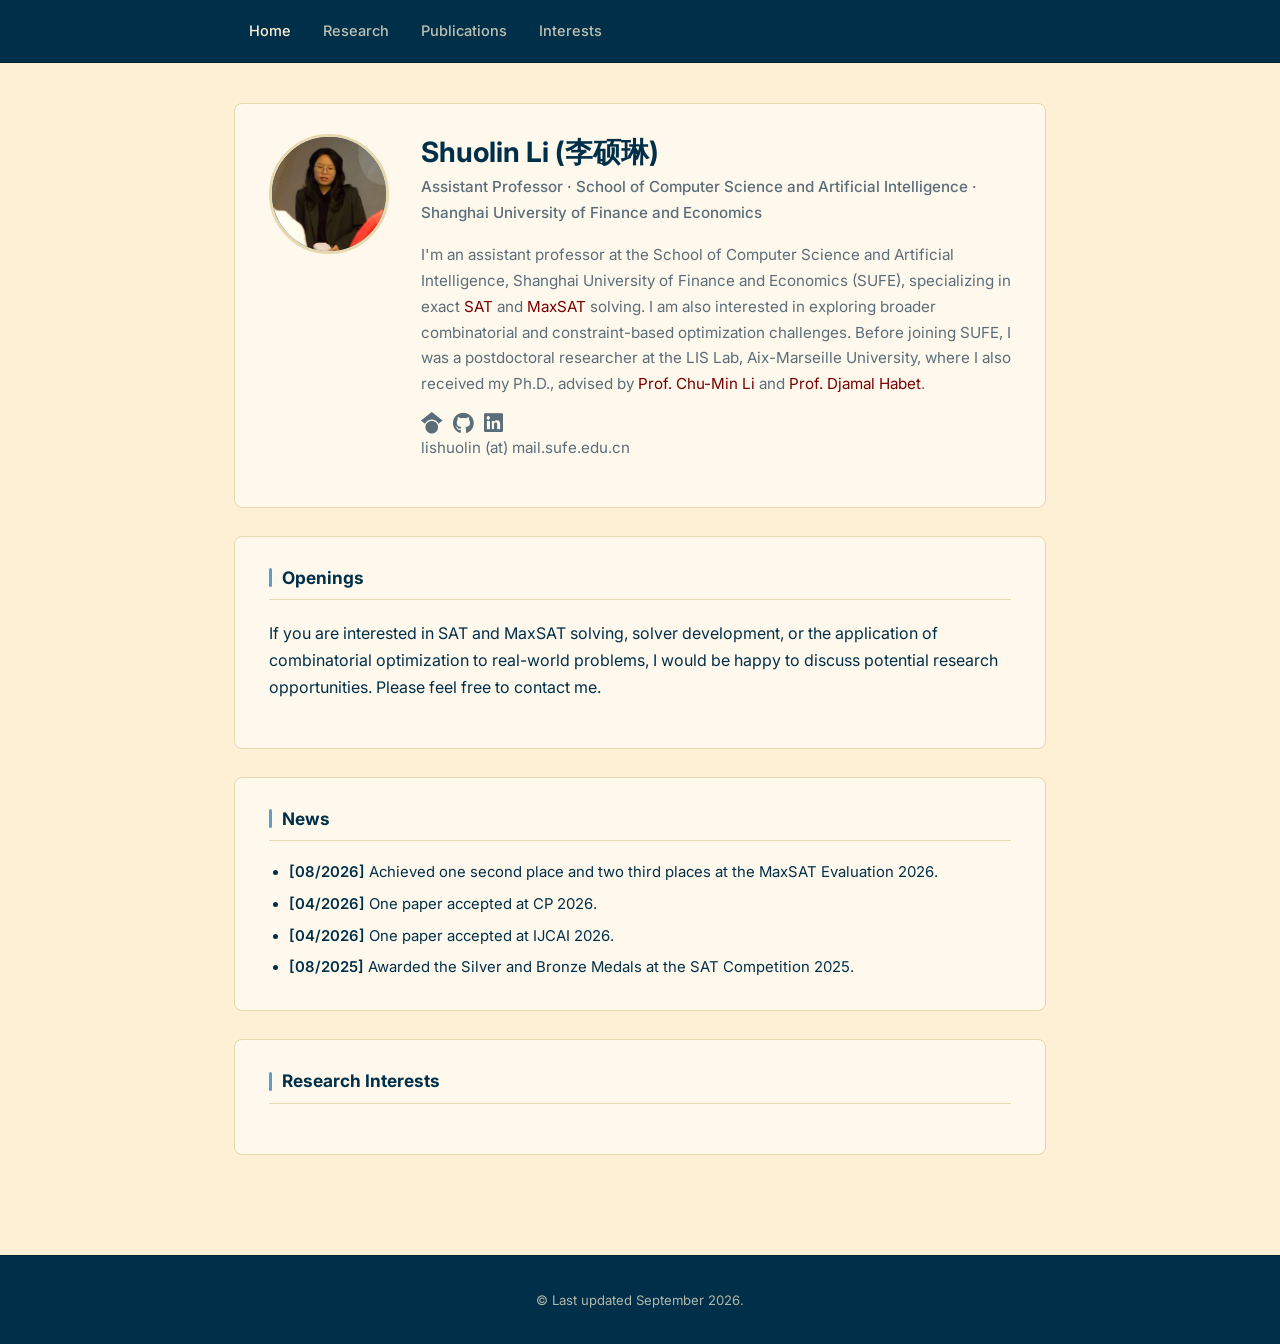
<file: index.html>
<!DOCTYPE html>
<html lang="en">
<head>
    <meta charset="UTF-8">
    <meta name="viewport" content="width=device-width, initial-scale=1.0">
    <meta name="google-site-verification" content="IWCgcKsCMDEChYX2mA-WB8s5_t5cEt7JURULzrX_X9c" />
    <title>Shuolin Li (李硕琳)</title>
    <link rel="stylesheet" href="styles/main.css">
    <link rel="stylesheet" href="https://cdnjs.cloudflare.com/ajax/libs/font-awesome/6.5.0/css/all.min.css">
</head>
<body>
    <header>
        <nav>
            <ul>
                <li><a href="index.html" class="active">Home</a></li>
                <li><a href="pages/research.html">Research</a></li>
                <li><a href="pages/publications.html">Publications</a></li>
                <li><a href="pages/interests.html">Interests</a></li>
            </ul>
        </nav>
    </header>

    <main>
        <!-- About Me -->
        <section id="about-me">
            <div class="about-avatar"><img src="images/avatar.jpg" alt="Shuolin Li"></div>
            <div class="about-content">
                <h1>Shuolin Li (李硕琳)</h1>
                <p class="about-subtitle">Assistant Professor · School of Computer Science and Artificial Intelligence · Shanghai University of Finance and Economics</p>
                <p>I'm an assistant professor at the School of Computer Science and Artificial Intelligence, Shanghai University of Finance and Economics (SUFE), specializing in exact <a href="https://en.wikipedia.org/wiki/Boolean_satisfiability_problem" target="_blank" class="name-link">SAT</a> and <a href="https://en.wikipedia.org/wiki/Maximum_satisfiability_problem" target="_blank" class="name-link">MaxSAT</a> solving. I am also interested in exploring broader combinatorial and constraint-based optimization challenges. Before joining SUFE, I was a postdoctoral researcher at the LIS Lab, Aix-Marseille University, where I also received my Ph.D., advised by <a href="https://home.mis.u-picardie.fr/~cli/" target="_blank" class="name-link">Prof. Chu-Min Li</a> and <a href="https://www.lis-lab.fr/coala/#7" target="_blank" class="name-link">Prof. Djamal Habet</a>.</p>
                <div class="about-links">
                    <a href="https://scholar.google.com/citations?user=D-h3jEoAAAAJ&hl=en&oi=ao" target="_blank" aria-label="Google Scholar"><i class="fa-brands fa-google-scholar"></i></a>
                    <a href="https://github.com/LiShuolin" target="_blank" aria-label="GitHub"><i class="fa-brands fa-github"></i></a>
                    <a href="https://www.linkedin.com/in/shuolinli/" target="_blank" aria-label="LinkedIn"><i class="fa-brands fa-linkedin"></i></a>
                </div>
                <p> lishuolin (at) mail.sufe.edu.cn</p>
            </div>
        </section>


        <!-- Openings -->
        <section id="openings">
            <h2 class="section-heading">Openings</h2>
            <p>If you are interested in SAT and MaxSAT solving, solver development, or the application of combinatorial optimization to real-world problems, I would be happy to discuss potential research opportunities. Please feel free to contact me.</p>
        </section>

        <!-- News -->
        <section id="news">
            <h2 class="section-heading">News</h2>
            <ul class="news-list">
                <li class="news-item"><span class="news-date">[08/2026]</span> Achieved one second place and two third places at the MaxSAT Evaluation 2026.</li>
                <li class="news-item"><span class="news-date">[04/2026]</span> One paper accepted at CP 2026.</li>
                <li class="news-item"><span class="news-date">[04/2026]</span> One paper accepted at IJCAI 2026.</li>
                <li class="news-item"><span class="news-date">[08/2025]</span> Awarded the Silver and Bronze Medals at the SAT Competition 2025.</li>
            </ul>
        </section>

        <!-- Research Interests -->
        <section id="research-interests">
            <h2 class="section-heading">Research Interests</h2>
        </section>
    </main>

    <footer>
        <p>&copy; Last updated September 2026.</p>
    </footer>

    <script src="scripts/main.js"></script>
</body>
</html>
</file>
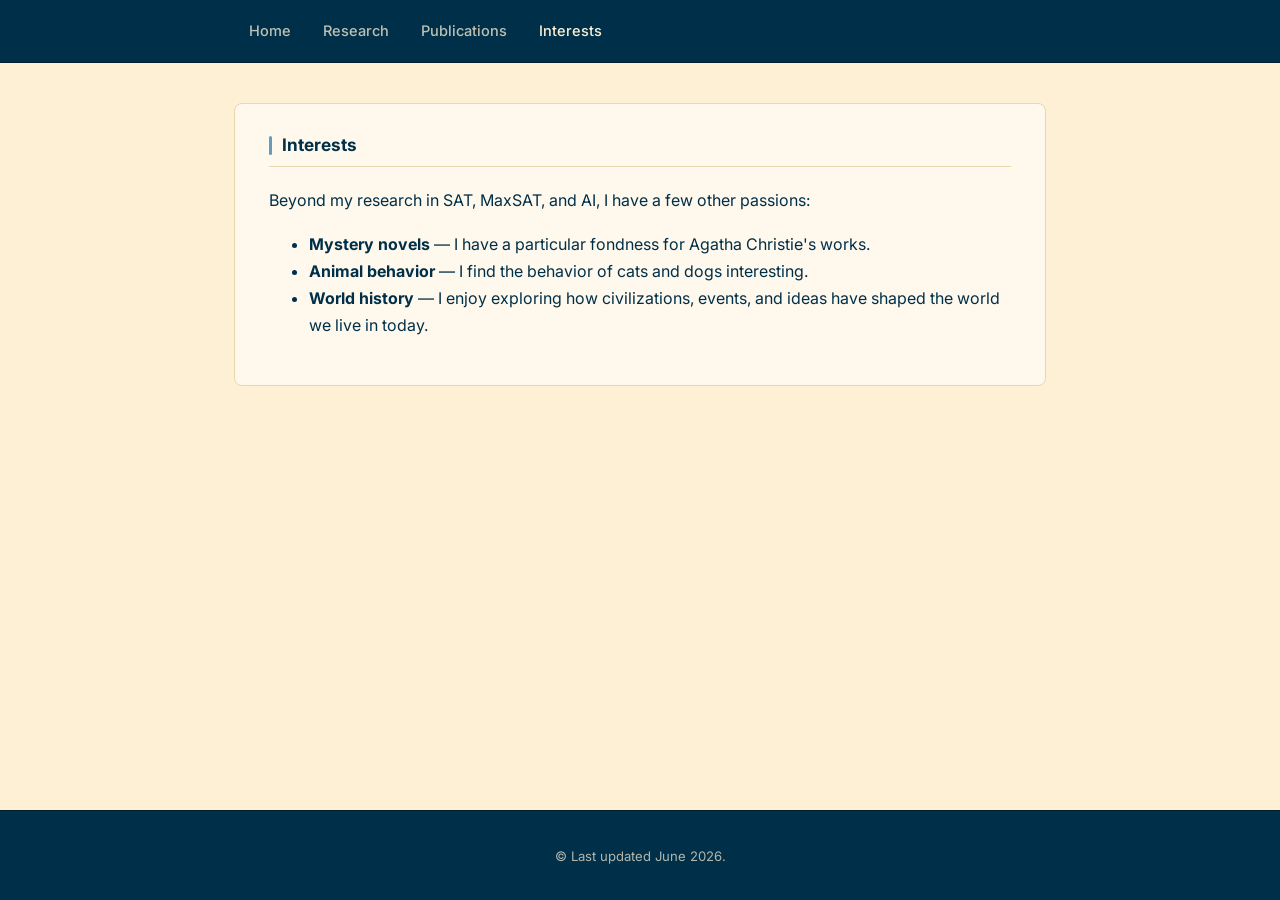
<file: pages/interests.html>
<!DOCTYPE html>
<html lang="en">
<head>
    <meta charset="UTF-8">
    <meta name="viewport" content="width=device-width, initial-scale=1.0">
    <title>Interests — Shuolin Li</title>
    <link rel="stylesheet" href="../styles/main.css">
    <link rel="stylesheet" href="https://cdnjs.cloudflare.com/ajax/libs/font-awesome/6.5.0/css/all.min.css">
</head>
<body>
    <header>
        <nav>
            <ul>
                <li><a href="../index.html">Home</a></li>
                <li><a href="research.html">Research</a></li>
                <li><a href="publications.html">Publications</a></li>
                <li><a href="interests.html" class="active">Interests</a></li>
            </ul>
        </nav>
    </header>

    <main>
        <section>
            <h2 class="section-heading">Interests</h2>
            <p>Beyond my research in SAT, MaxSAT, and AI, I have a few other passions:</p>
            <ul>
                <li><strong>Mystery novels</strong> — I have a particular fondness for Agatha Christie's works.</li>
                <li><strong>Animal behavior</strong> — I find the behavior of cats and dogs interesting.</li>
                <li><strong>World history</strong> — I enjoy exploring how civilizations, events, and ideas have shaped the world we live in today.</li>
            </ul>
        </section>
    </main>

    <footer>
        <p>&copy; Last updated June 2026.</p>
    </footer>

    <script src="../scripts/main.js"></script>
</body>
</html>
</file>
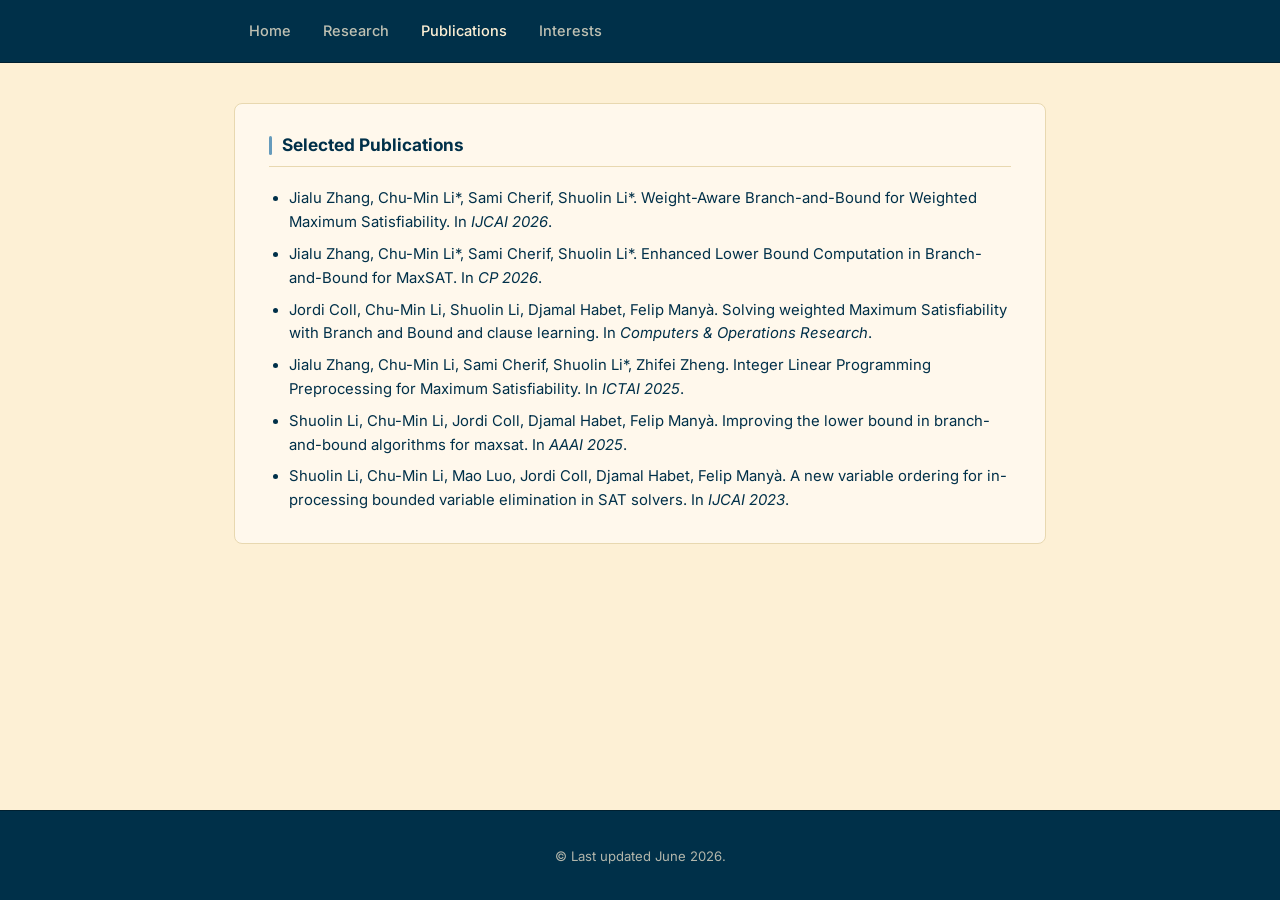
<file: pages/publications.html>
<!DOCTYPE html>
<html lang="en">
<head>
    <meta charset="UTF-8">
    <meta name="viewport" content="width=device-width, initial-scale=1.0">
    <title>Selected Publications</title>
    <link rel="stylesheet" href="../styles/main.css">
</head>
<body>
    <header>
        <nav>
            <ul>
                <li><a href="../index.html">Home</a></li>
                <li><a href="research.html">Research</a></li>
                <li><a href="publications.html" class="active">Publications</a></li>
                <li><a href="interests.html">Interests</a></li>
            </ul>
        </nav>
    </header>

    <main>
        <section>
            <h2 class="section-heading">Selected Publications</h2>
            <ul id="all-papers" class="pub-list">
                <li class="pub-item">Jialu Zhang, Chu-Min Li*, Sami Cherif, Shuolin Li*. Weight-Aware Branch-and-Bound for Weighted Maximum Satisfiability. In <em>IJCAI 2026</em>.</li>
                <li class="pub-item">Jialu Zhang, Chu-Min Li*, Sami Cherif, Shuolin Li*. Enhanced Lower Bound Computation in Branch-and-Bound for MaxSAT. In <em>CP 2026</em>.</li>
                <li class="pub-item">Jordi Coll, Chu-Min Li, Shuolin Li, Djamal Habet, Felip Manyà. Solving weighted Maximum Satisfiability with Branch and Bound and clause learning. In <em>Computers & Operations Research</em>.</li>
                <li class="pub-item">Jialu Zhang, Chu-Min Li, Sami Cherif, Shuolin Li*, Zhifei Zheng. Integer Linear Programming Preprocessing for Maximum Satisfiability. In <em>ICTAI 2025</em>.</li>
                <li class="pub-item">Shuolin Li, Chu-Min Li, Jordi Coll, Djamal Habet, Felip Manyà. Improving the lower bound in branch-and-bound algorithms for maxsat. In <em>AAAI 2025</em>.</li>
                <li class="pub-item">Shuolin Li, Chu-Min Li, Mao Luo, Jordi Coll, Djamal Habet, Felip Manyà. A new variable ordering for in-processing bounded variable elimination in SAT solvers. In <em>IJCAI 2023</em>.</li>
            </ul>
        </section>
    </main>

    <footer>
        <p>&copy; Last updated June 2026.</p>
    </footer>

    <script src="../scripts/main.js"></script>
</body>
</html>
</file>
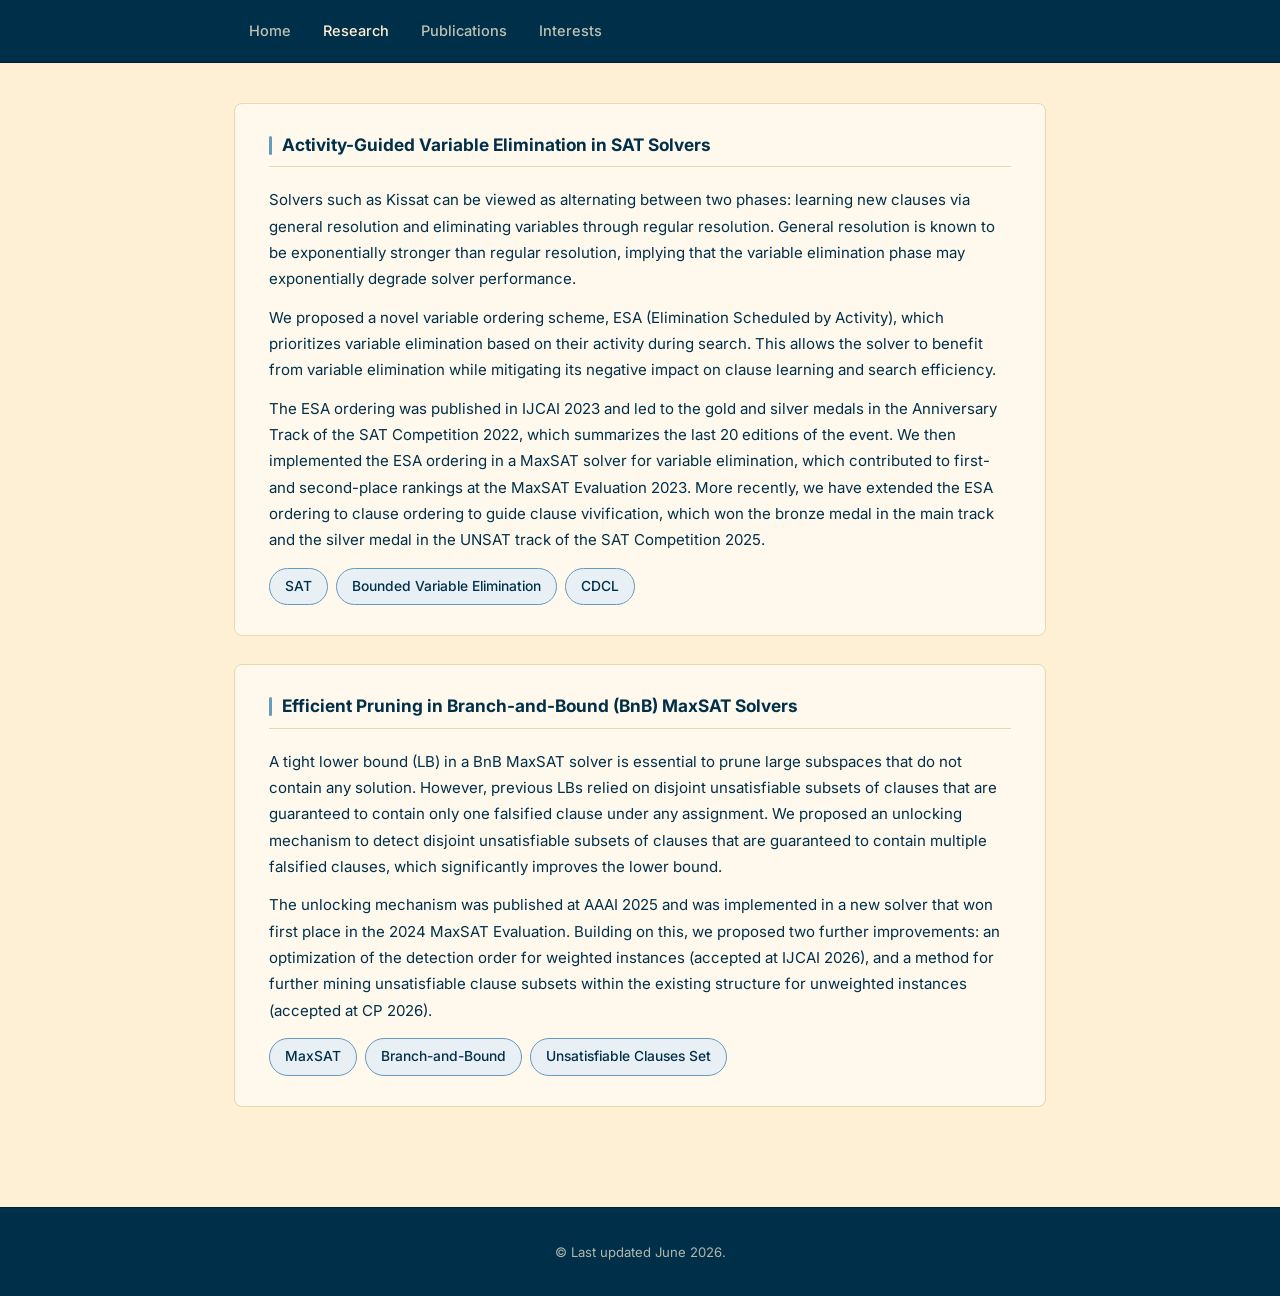
<file: pages/research.html>
<!DOCTYPE html>
<html lang="en">
<head>
    <meta charset="UTF-8">
    <meta name="viewport" content="width=device-width, initial-scale=1.0">
    <title>Research — Shuolin Li</title>
    <link rel="stylesheet" href="../styles/main.css">
    <link rel="stylesheet" href="https://cdnjs.cloudflare.com/ajax/libs/font-awesome/6.5.0/css/all.min.css">
</head>
<body>
    <header>
        <nav>
            <ul>
                <li><a href="../index.html">Home</a></li>
                <li><a href="research.html" class="active">Research</a></li>
                <li><a href="publications.html">Publications</a></li>
                <li><a href="interests.html">Interests</a></li>
            </ul>
        </nav>
    </header>

    <main>

        <!-- Research Topic 1 -->
        <section class="research-item">
            <h2 class="section-heading">Activity-Guided Variable Elimination in SAT Solvers</h2>
            <p>
                Solvers such as Kissat can be viewed as alternating between two phases: learning new clauses via general resolution and eliminating variables through regular resolution. General resolution is known to be exponentially stronger than regular resolution, implying that the variable elimination phase may exponentially degrade solver performance.
            </p>
            <p>
                We proposed a novel variable ordering scheme, ESA (Elimination Scheduled by Activity), which prioritizes variable elimination based on their activity during search. This allows the solver to benefit from variable elimination while mitigating its negative impact on clause learning and search efficiency.
            </p>
            <p>
                The ESA ordering was published in IJCAI 2023 and led to the gold and silver medals in the Anniversary Track of the SAT Competition 2022, which summarizes the last 20 editions of the event. We then implemented the ESA ordering in a MaxSAT solver for variable elimination, which contributed to first- and second-place rankings at the MaxSAT Evaluation 2023. More recently, we have extended the ESA ordering to clause ordering to guide clause vivification, which won the bronze medal in the main track and the silver medal in the UNSAT track of the SAT Competition 2025.
            </p>
            <div class="research-tags">
                <span class="interest-tag">SAT</span>
                <span class="interest-tag">Bounded Variable Elimination</span>
                <span class="interest-tag">CDCL</span>
            </div>
        </section>

        <!-- Research Topic 2 -->
        <section class="research-item">
            <h2 class="section-heading">Efficient Pruning in Branch-and-Bound (BnB) MaxSAT Solvers</h2>
            <p>
                A tight lower bound (LB) in a BnB MaxSAT solver is essential to prune large subspaces that do not contain any solution. However, previous LBs relied on disjoint unsatisfiable subsets of clauses that are guaranteed to contain only one falsified clause under any assignment. We proposed an unlocking mechanism to detect disjoint unsatisfiable subsets of clauses that are guaranteed to contain multiple falsified clauses, which significantly improves the lower bound.
            </p>
            <p>
                The unlocking mechanism was published at AAAI 2025 and was implemented in a new solver that won first place in the 2024 MaxSAT Evaluation. Building on this, we proposed two further improvements: an optimization of the detection order for weighted instances (accepted at IJCAI 2026), and a method for further mining unsatisfiable clause subsets within the existing structure for unweighted instances (accepted at CP 2026).
            </p>
            <div class="research-tags">
                <span class="interest-tag">MaxSAT</span>
                <span class="interest-tag">Branch-and-Bound</span>
                <span class="interest-tag">Unsatisfiable Clauses Set</span>
            </div>
        </section>

    </main>

    <footer>
        <p>&copy; Last updated June 2026.</p>
    </footer>

    <script src="../scripts/main.js"></script>
</body>
</html>
</file>
<file: styles/main.css>
/* ============================================================
   Import Fonts
   ============================================================ */
@import url('https://fonts.googleapis.com/css2?family=Inter:wght@300;400;500;600;700&family=Merriweather:ital,wght@0,400;0,700;1,400&display=swap');

/* ============================================================
   CSS Variables
   ============================================================ */
:root {
    --primary:       #003049;   /* dark navy — main text, headings, nav brand */
    --primary-light: #669bbc;   /* steel blue — links, hover, accents */
    --highlight:     #780000;   /* deep red — highlight news, active nav */
    --accent:        #c1121f;   /* bright red — medals, dates, badges */
    --bg:            #fdf0d5;   /* warm cream — page background */
    --surface:       #fff8ec;   /* slightly lighter cream — cards */
    --border:        #e8d8b0;   /* warm tan — borders */
    --text:          #003049;   /* dark navy — body text */
    --text-muted:    #5a6e7a;   /* muted blue-grey — secondary text */
    --nav-bg:        #003049;   /* dark navy — header */
    --nav-border:    #002030;
    --nav-height:    62px;
    --max-width:     860px;
    --radius:        8px;
    --shadow:        0 1px 6px rgba(0,48,73,0.1);
    --transition:    0.18s ease;
}

/* ============================================================
   Reset & Base
   ============================================================ */
*, *::before, *::after { box-sizing: border-box; }

body {
    font-family: 'Inter', sans-serif;
    margin: 0;
    padding: 0;
    background: var(--bg);
    color: var(--text);
    line-height: 1.7;
    font-size: 16px;
    min-height: 100vh;
    display: flex;
    flex-direction: column;
}

a {
    color: var(--primary-light);
    text-decoration: none;
    transition: color var(--transition);
}

a:hover { color: var(--primary); text-decoration: underline; }

.name-link {
    color: var(--highlight);
    text-decoration: none;
}

.name-link:hover {
    color: var(--highlight);
    text-decoration: underline;
}

/* ============================================================
   Navigation
   ============================================================ */
header {
    background: var(--nav-bg);
    position: sticky;
    top: 0;
    z-index: 100;
    border-bottom: 1px solid var(--nav-border);
    box-shadow: none;
}

header nav {
    max-width: var(--max-width);
    margin: 0 auto;
    padding: 0 24px;
    height: var(--nav-height);
    display: flex;
    align-items: center;
    justify-content: space-between;
}

.nav-brand {
    font-size: 1.08rem;
    font-weight: 700;
    color: #fdf0d5;
    letter-spacing: 0.01em;
}

nav ul {
    list-style: none;
    margin: 0;
    padding: 0;
    display: flex;
    gap: 2px;
}

nav ul li a {
    color: rgba(253,240,213,0.75);
    text-decoration: none;
    padding: 7px 15px;
    border-radius: 6px;
    font-size: 0.91rem;
    font-weight: 500;
    transition: background var(--transition), color var(--transition);
}

nav ul li a:hover,
nav ul li a.active {
    background: none;
    color: #fdf0d5;
    text-decoration: none;
}

/* ============================================================
   Page Layout
   ============================================================ */
main {
    flex: 1;
    max-width: var(--max-width);
    margin: 40px auto;
    padding: 0 24px 60px;
    display: flex;
    flex-direction: column;
    gap: 28px;
}

/* ============================================================
   Section Card
   ============================================================ */
section {
    background: var(--surface);
    border: 1px solid var(--border);
    border-radius: var(--radius);
    padding: 30px 34px;
    box-shadow: none;
}

/* ============================================================
   About Me — Hero Layout
   ============================================================ */
#about-me {
    display: flex;
    gap: 32px;
    align-items: flex-start;
}

.about-avatar {
    flex-shrink: 0;
    width: 120px;
    height: 120px;
    border-radius: 50%;
    background: linear-gradient(135deg, #003049 0%, #669bbc 100%);
    display: flex;
    align-items: center;
    justify-content: center;
    font-size: 2.8rem;
    color: #fdf0d5;
    border: 3px solid var(--border);
    box-shadow: none;
}

.about-avatar img {
    width: 100%;
    height: 100%;
    object-fit: cover;
    border-radius: 50%;
}

.about-content { flex: 1; }

.about-content h1 {
    margin: 0 0 4px;
    font-size: 1.75rem;
    font-weight: 700;
    color: var(--text);
}

.about-subtitle {
    color: var(--text);
    font-size: 0.95rem;
    font-weight: 500;
    margin: 0 0 14px;
}

.about-content p {
    color: var(--text-muted);
    margin: 0 0 16px;
    font-size: 0.95rem;
}

.about-links {
    display: flex;
    gap: 10px;
    flex-wrap: wrap;
}

.about-links a {
    display: inline-flex;
    align-items: center;
    justify-content: center;
    color: var(--text-muted);
    font-size: 1.35rem;
    transition: color var(--transition), transform var(--transition);
    text-decoration: none;
}

.about-links a:hover {
    color: var(--primary-light);
    transform: translateY(-2px);
    text-decoration: none;
}

/* ============================================================
   Section Headings
   ============================================================ */
.section-heading {
    display: flex;
    align-items: center;
    gap: 10px;
    font-size: 1.08rem;
    font-weight: 700;
    color: var(--text);
    margin: 0 0 20px;
    padding-bottom: 10px;
    border-bottom: 1.5px solid var(--border);
}

.section-heading::before {
    content: '';
    display: inline-block;
    width: 3px;
    height: 1.1em;
    background: var(--primary-light);
    border-radius: 2px;
}

/* ============================================================
   News Items
   ============================================================ */
.news-list {
    list-style: disc;
    padding-left: 20px;
    margin: 0;
    display: flex;
    flex-direction: column;
    gap: 8px;
}

.news-item {
    font-size: 0.93rem;
    color: var(--text);
    line-height: 1.6;
}

.news-highlight {
    color: var(--highlight);
    font-weight: 500;
}

.news-highlight .news-date {
    color: var(--highlight);
}

.news-date {
    font-weight: 600;
    color: var(--text);
    min-width: 90px;
    flex-shrink: 0;
}

#news .section-heading {
    color: var(--primary);
}

#news .section-heading::before {
    background: var(--primary-light);
}

#research-interests .section-heading {
    color: var(--primary);
}

#research-interests .section-heading::before {
    background: var(--primary-light);
}

.interest-tags {
    display: flex;
    flex-wrap: wrap;
    gap: 10px;
    margin: 0;
    padding: 0;
    list-style: none;
}

.interest-tag {
    background: #e8f0f5;
    color: var(--primary);
    border: 1px solid #669bbc;
    padding: 6px 15px;
    border-radius: 20px;
    font-size: 0.865rem;
    font-weight: 500;
    transition: background var(--transition), color var(--transition), transform var(--transition);
}

.interest-tag:hover {
    background: var(--primary);
    color: #fdf0d5;
    border-color: var(--primary);
    transform: translateY(-1px);
}

/* ============================================================
   Publications
   ============================================================ */
.pub-list {
    list-style: disc;
    padding-left: 20px;
    margin: 0;
    display: flex;
    flex-direction: column;
    gap: 8px;
}

.pub-item {
    font-size: 0.93rem;
    color: var(--text);
    line-height: 1.6;
}

.pub-item a {
    color: var(--primary-light);
}

/* ============================================================
   Research Page
   ============================================================ */
.research-item p {
    color: var(--text);
    font-size: 0.94rem;
    margin: 0 0 12px;
    line-height: 1.75;
}

.research-tags {
    display: flex;
    flex-wrap: wrap;
    gap: 8px;
    margin-top: 14px;
}

/* ============================================================
   Footer
   ============================================================ */
footer {
    background: var(--primary);
    color: rgba(253,240,213,0.7);
    text-align: center;
    padding: 20px;
    font-size: 0.82rem;
    border-top: 1px solid var(--nav-border);
}

/* ============================================================
   Headings (fallback for pages not using classes)
   ============================================================ */
h1, h2, h3 { color: var(--text); line-height: 1.3; }
h1 { font-size: 1.6rem; margin: 0 0 16px; }
h2 { font-size: 1.15rem; margin: 0 0 16px; }

/* ============================================================
   Responsive
   ============================================================ */
@media (max-width: 620px) {
    #about-me { flex-direction: column; align-items: center; text-align: center; }
    .about-links { justify-content: center; }
    section { padding: 20px 16px; }
    nav ul li a { padding: 6px 10px; }
    .nav-brand { font-size: 0.95rem; }
}
</file>
